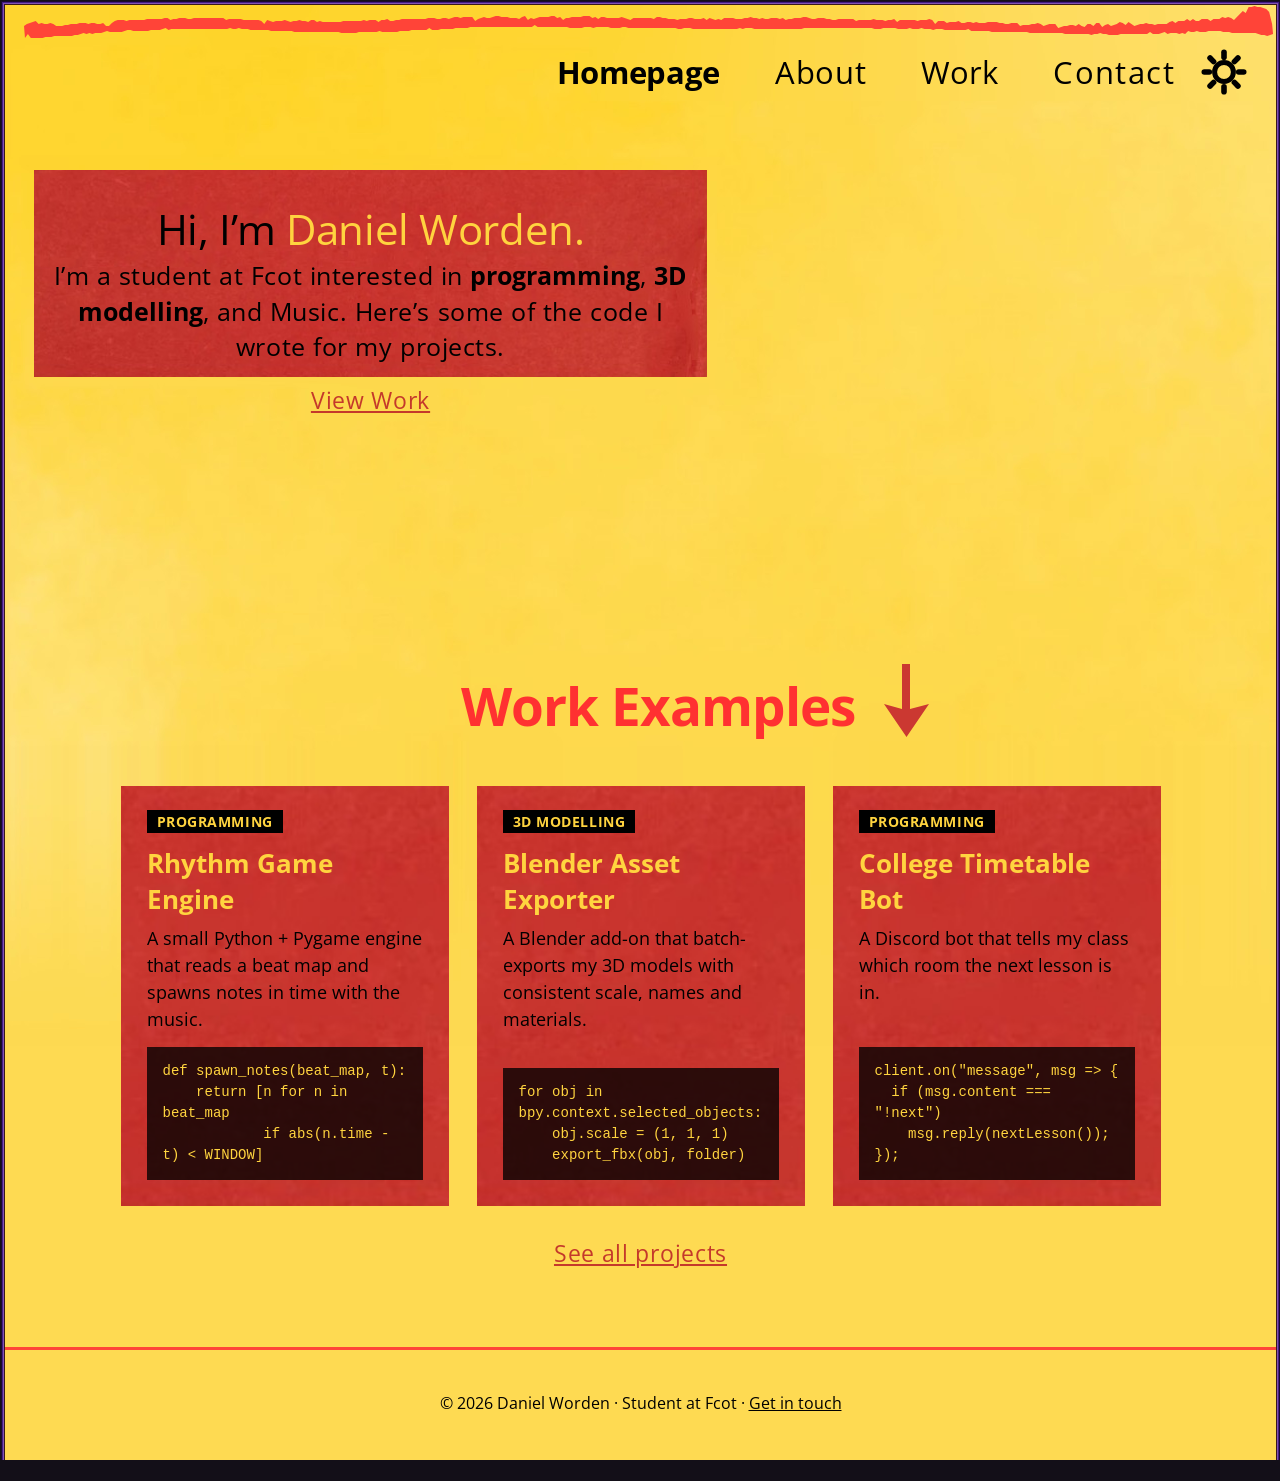
<file: index.html>
<!DOCTYPE html>
<html lang="en">
<head>
  <meta charset="utf-8">
  <meta name="viewport" content="width=device-width, initial-scale=1">
  <title>Daniel Worden — Homepage</title>
  <meta name="description" content="Portfolio of Daniel Worden, a student at Fcot interested in programming, 3D modelling and music.">
  <link rel="preconnect" href="https://fonts.googleapis.com">
  <link rel="preconnect" href="https://fonts.gstatic.com" crossorigin>
  <link href="https://fonts.googleapis.com/css2?family=Noto+Sans:wght@400;700;800&display=swap" rel="stylesheet">
  <link href="https://fonts.googleapis.com/css2?family=Open+Sans:wght@400;700;800&text=I&display=swap" rel="stylesheet">
  <link rel="stylesheet" href="css/styles.css">
</head>
<body>
  <div class="site">
    <header class="site-header">
      <img class="brush" src="images/brush.svg" alt="" width="1282" height="33">
      <nav class="nav" aria-label="Main">
        <a href="index.html" aria-current="page">Homepage</a>
        <a href="about.html">About</a>
        <a href="work.html">Work</a>
        <a href="contact.html">Contact</a>
        <button class="theme-toggle" type="button" aria-label="Switch to dark mode" aria-pressed="false"><svg class="sun" viewBox="0 0 46 46" aria-hidden="true" focusable="false"><g fill="none" stroke="currentColor" stroke-width="5.6" stroke-linecap="round"><line x1="23.00" y1="8.30" x2="23.00" y2="3.30"/><line x1="33.39" y1="12.61" x2="36.93" y2="9.07"/><line x1="37.70" y1="23.00" x2="42.70" y2="23.00"/><line x1="33.39" y1="33.39" x2="36.93" y2="36.93"/><line x1="23.00" y1="37.70" x2="23.00" y2="42.70"/><line x1="12.61" y1="33.39" x2="9.07" y2="36.93"/><line x1="8.30" y1="23.00" x2="3.30" y2="23.00"/><line x1="12.61" y1="12.61" x2="9.07" y2="9.07"/></g><circle cx="23" cy="23" r="9.4" fill="none" stroke="currentColor" stroke-width="5"/></svg><svg class="moon" viewBox="0 0 46 46" aria-hidden="true" focusable="false"><path fill="currentColor" d="M29.5 6.5a17 17 0 1 0 10 27.6A14 14 0 0 1 29.5 6.5z"/></svg></button>
      </nav>
    </header>

    <main>
      <section class="hero" aria-labelledby="hello">
        <div class="hero-card">
          <h1 id="hello">Hi, I’m <span>Daniel Worden.</span></h1>
          <p>I’m a student at Fcot interested in <b>programming</b>, <b>3D</b> <br><b>modelling</b>, and Music. Here’s some of the code I <br>wrote for my projects.</p>
        </div>
        <a class="text-link" href="work.html">View Work </a>
      </section>

      <section id="work-examples" aria-labelledby="work-examples-title">
        <div class="section-title">
          <h2 id="work-examples-title">Work Examples</h2>
          <svg class="arrow" viewBox="0 0 49 76" aria-hidden="true"><path fill="currentColor" d="M20 2H28V47L47 42L24.5 75L2 42L20 47Z"/></svg>
        </div>
        <div class="content">
          <div class="card-grid">
          <article class="card" data-category="programming">
            <span class="tag">Programming</span>
            <h3>Rhythm Game Engine</h3>
            <p>A small Python + Pygame engine that reads a beat map and spawns notes in time with the music.</p>
            <pre><code>def spawn_notes(beat_map, t):
    return [n for n in beat_map
            if abs(n.time - t) &lt; WINDOW]</code></pre>
          </article>
          <article class="card" data-category="3d">
            <span class="tag">3D Modelling</span>
            <h3>Blender Asset Exporter</h3>
            <p>A Blender add-on that batch-exports my 3D models with consistent scale, names and materials.</p>
            <pre><code>for obj in bpy.context.selected_objects:
    obj.scale = (1, 1, 1)
    export_fbx(obj, folder)</code></pre>
          </article>
          <article class="card" data-category="programming">
            <span class="tag">Programming</span>
            <h3>College Timetable Bot</h3>
            <p>A Discord bot that tells my class which room the next lesson is in.</p>
            <pre><code>client.on("message", msg =&gt; {
  if (msg.content === "!next")
    msg.reply(nextLesson());
});</code></pre>
          </article>
          </div>
          <p class="more"><a class="text-link" href="work.html">See all projects</a></p>
        </div>
      </section>
    </main>

    <footer class="site-footer">
      <p>&copy; <span data-year>2026</span> Daniel Worden &middot; Student at Fcot &middot; <a href="contact.html">Get in touch</a></p>
    </footer>
  </div>
  <script src="js/script.js"></script>
</body>
</html>
</file>
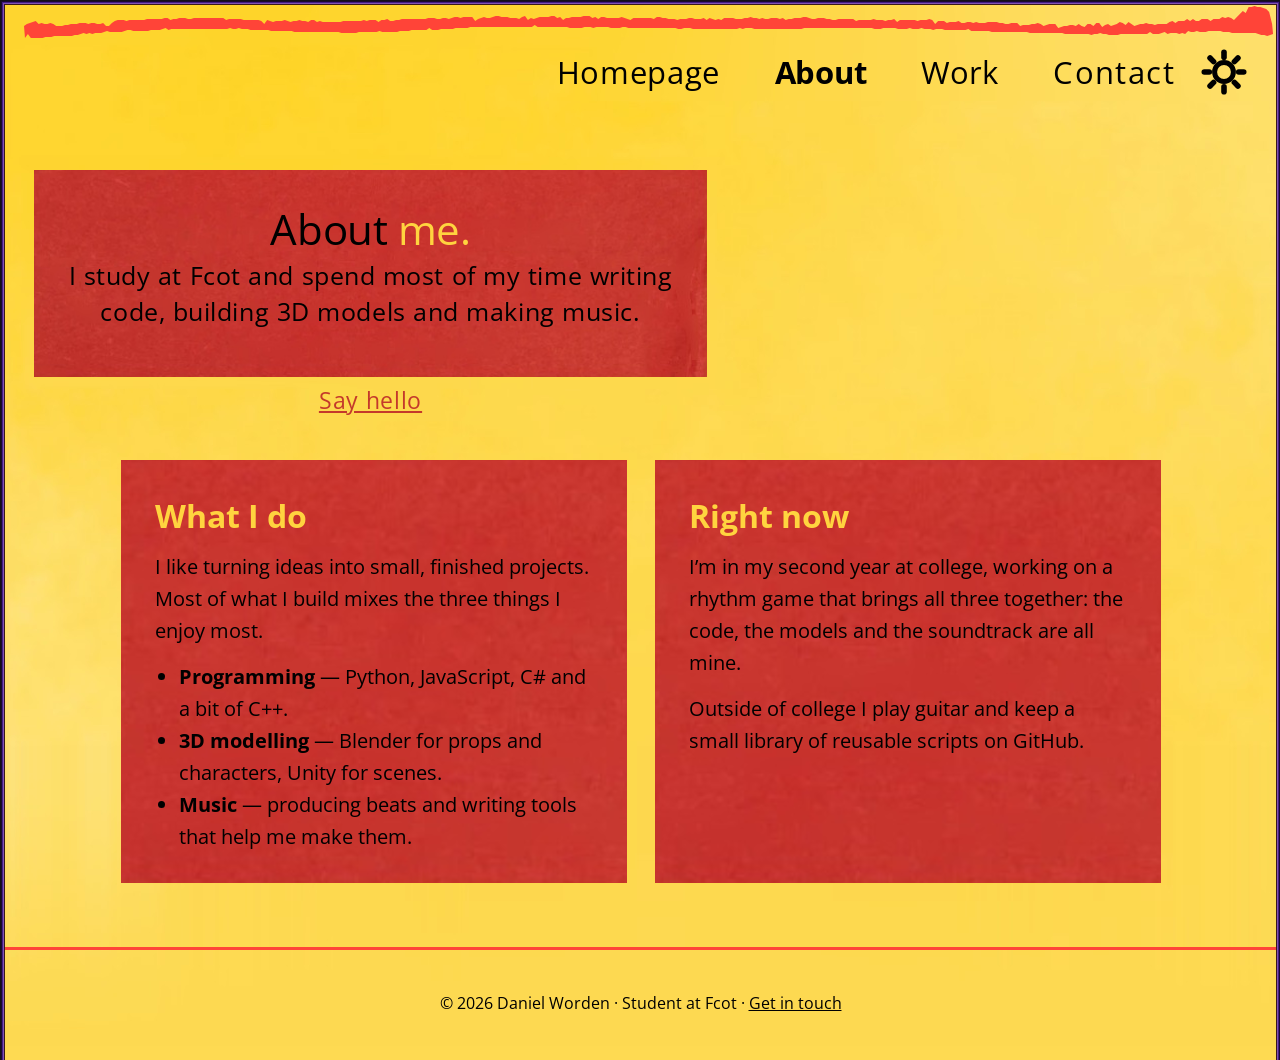
<file: about.html>
<!DOCTYPE html>
<html lang="en">
<head>
  <meta charset="utf-8">
  <meta name="viewport" content="width=device-width, initial-scale=1">
  <title>About — Daniel Worden</title>
  <meta name="description" content="About Daniel Worden.">
  <link rel="preconnect" href="https://fonts.googleapis.com">
  <link rel="preconnect" href="https://fonts.gstatic.com" crossorigin>
  <link href="https://fonts.googleapis.com/css2?family=Noto+Sans:wght@400;700;800&display=swap" rel="stylesheet">
  <link href="https://fonts.googleapis.com/css2?family=Open+Sans:wght@400;700;800&text=I&display=swap" rel="stylesheet">
  <link rel="stylesheet" href="css/styles.css">
</head>
<body>
  <div class="site">
    <header class="site-header">
      <img class="brush" src="images/brush.svg" alt="" width="1282" height="33">
      <nav class="nav" aria-label="Main">
        <a href="index.html">Homepage</a>
        <a href="about.html" aria-current="page">About</a>
        <a href="work.html">Work</a>
        <a href="contact.html">Contact</a>
        <button class="theme-toggle" type="button" aria-label="Switch to dark mode" aria-pressed="false"><svg class="sun" viewBox="0 0 46 46" aria-hidden="true" focusable="false"><g fill="none" stroke="currentColor" stroke-width="5.6" stroke-linecap="round"><line x1="23.00" y1="8.30" x2="23.00" y2="3.30"/><line x1="33.39" y1="12.61" x2="36.93" y2="9.07"/><line x1="37.70" y1="23.00" x2="42.70" y2="23.00"/><line x1="33.39" y1="33.39" x2="36.93" y2="36.93"/><line x1="23.00" y1="37.70" x2="23.00" y2="42.70"/><line x1="12.61" y1="33.39" x2="9.07" y2="36.93"/><line x1="8.30" y1="23.00" x2="3.30" y2="23.00"/><line x1="12.61" y1="12.61" x2="9.07" y2="9.07"/></g><circle cx="23" cy="23" r="9.4" fill="none" stroke="currentColor" stroke-width="5"/></svg><svg class="moon" viewBox="0 0 46 46" aria-hidden="true" focusable="false"><path fill="currentColor" d="M29.5 6.5a17 17 0 1 0 10 27.6A14 14 0 0 1 29.5 6.5z"/></svg></button>
      </nav>
    </header>

    <main>
      <section class="hero page-intro" aria-labelledby="about-title">
        <div class="hero-card">
          <h1 id="about-title">About <span>me.</span></h1>
          <p>I study at Fcot and spend most of my time writing <br>code, building 3D models and making music.</p>
        </div>
        <a class="text-link" href="contact.html">Say hello </a>
      </section>
      <div class="content">
        <div class="split">
          <div class="panel">
            <h2>What I do</h2>
            <p>I like turning ideas into small, finished projects. Most of what I build mixes the three things I enjoy most.</p>
            <ul>
              <li><b>Programming</b> &mdash; Python, JavaScript, C# and a bit of C++.</li>
              <li><b>3D modelling</b> &mdash; Blender for props and characters, Unity for scenes.</li>
              <li><b>Music</b> &mdash; producing beats and writing tools that help me make them.</li>
            </ul>
          </div>
          <div class="panel">
            <h2>Right now</h2>
            <p>I’m in my second year at college, working on a rhythm game that brings all three together: the code, the models and the soundtrack are all mine.</p>
            <p>Outside of college I play guitar and keep a small library of reusable scripts on GitHub.</p>
          </div>
        </div>
      </div>
    </main>

    <footer class="site-footer">
      <p>&copy; <span data-year>2026</span> Daniel Worden &middot; Student at Fcot &middot; <a href="contact.html">Get in touch</a></p>
    </footer>
  </div>
  <script src="js/script.js"></script>
</body>
</html>
</file>
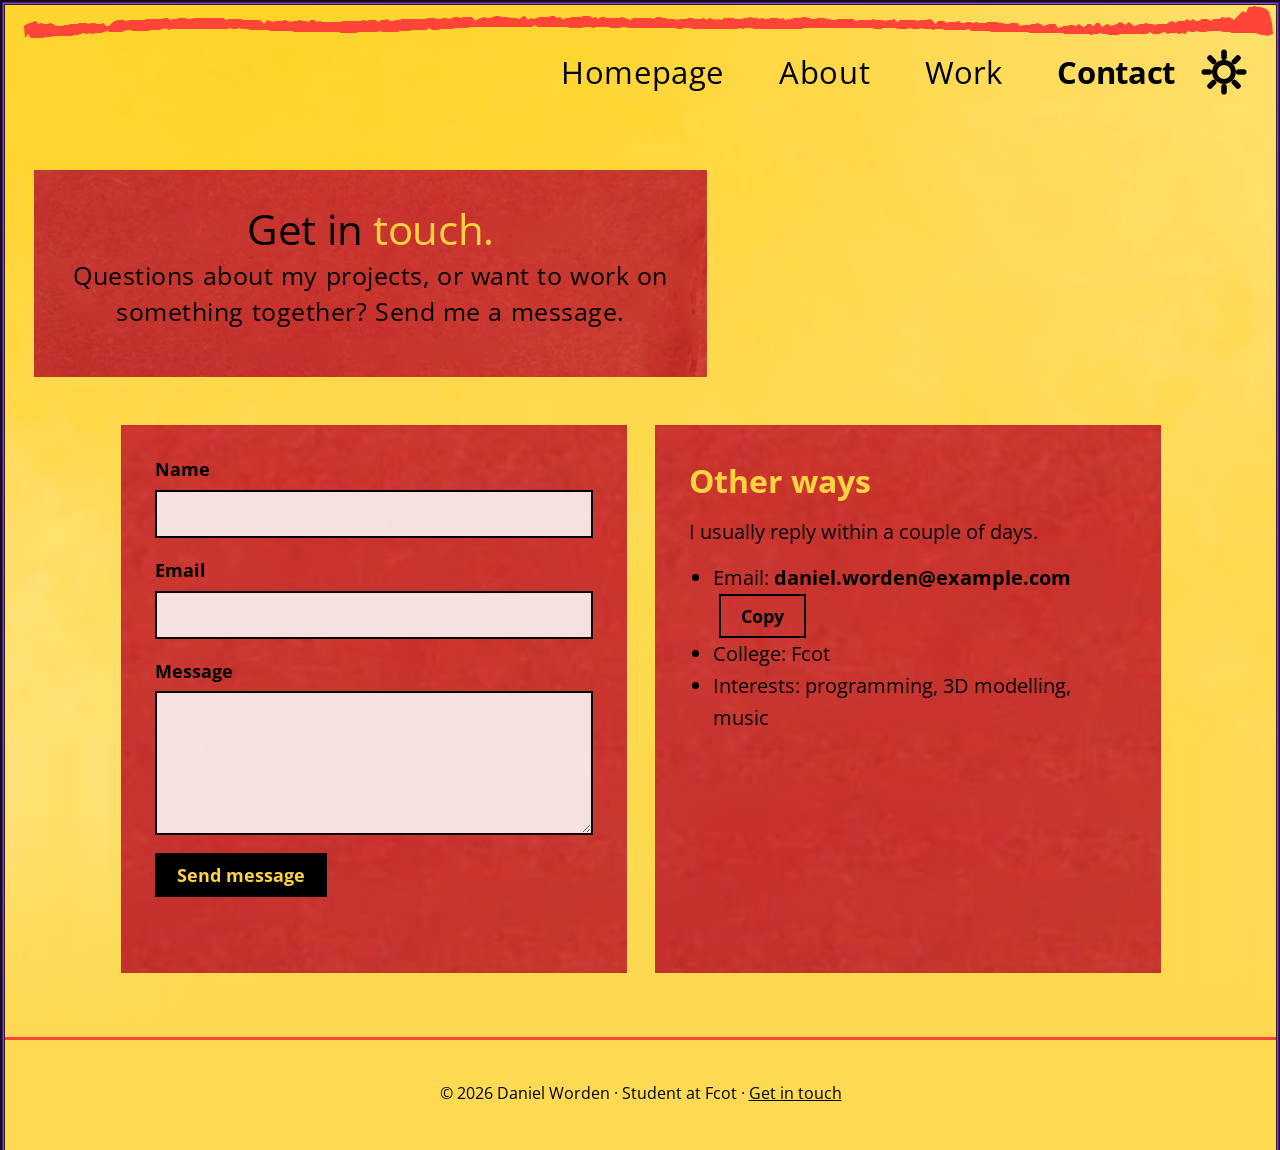
<file: contact.html>
<!DOCTYPE html>
<html lang="en">
<head>
  <meta charset="utf-8">
  <meta name="viewport" content="width=device-width, initial-scale=1">
  <title>Contact — Daniel Worden</title>
  <meta name="description" content="Contact Daniel Worden.">
  <link rel="preconnect" href="https://fonts.googleapis.com">
  <link rel="preconnect" href="https://fonts.gstatic.com" crossorigin>
  <link href="https://fonts.googleapis.com/css2?family=Noto+Sans:wght@400;700;800&display=swap" rel="stylesheet">
  <link href="https://fonts.googleapis.com/css2?family=Open+Sans:wght@400;700;800&text=I&display=swap" rel="stylesheet">
  <link rel="stylesheet" href="css/styles.css">
</head>
<body>
  <div class="site">
    <header class="site-header">
      <img class="brush" src="images/brush.svg" alt="" width="1282" height="33">
      <nav class="nav" aria-label="Main">
        <a href="index.html">Homepage</a>
        <a href="about.html">About</a>
        <a href="work.html">Work</a>
        <a href="contact.html" aria-current="page">Contact</a>
        <button class="theme-toggle" type="button" aria-label="Switch to dark mode" aria-pressed="false"><svg class="sun" viewBox="0 0 46 46" aria-hidden="true" focusable="false"><g fill="none" stroke="currentColor" stroke-width="5.6" stroke-linecap="round"><line x1="23.00" y1="8.30" x2="23.00" y2="3.30"/><line x1="33.39" y1="12.61" x2="36.93" y2="9.07"/><line x1="37.70" y1="23.00" x2="42.70" y2="23.00"/><line x1="33.39" y1="33.39" x2="36.93" y2="36.93"/><line x1="23.00" y1="37.70" x2="23.00" y2="42.70"/><line x1="12.61" y1="33.39" x2="9.07" y2="36.93"/><line x1="8.30" y1="23.00" x2="3.30" y2="23.00"/><line x1="12.61" y1="12.61" x2="9.07" y2="9.07"/></g><circle cx="23" cy="23" r="9.4" fill="none" stroke="currentColor" stroke-width="5"/></svg><svg class="moon" viewBox="0 0 46 46" aria-hidden="true" focusable="false"><path fill="currentColor" d="M29.5 6.5a17 17 0 1 0 10 27.6A14 14 0 0 1 29.5 6.5z"/></svg></button>
      </nav>
    </header>

    <main>
      <section class="hero page-intro" aria-labelledby="contact-title">
        <div class="hero-card">
          <h1 id="contact-title">Get in <span>touch.</span></h1>
          <p>Questions about my projects, or want to work on <br>something together? Send me a message.</p>
        </div>
      </section>
      <div class="content">
        <div class="split">
          <form class="panel" id="contact-form" novalidate>
            <div class="field"><label for="name">Name</label><input id="name" name="name" autocomplete="name" required></div>
            <div class="field"><label for="email">Email</label><input id="email" name="email" type="email" autocomplete="email" required></div>
            <div class="field"><label for="message">Message</label><textarea id="message" name="message" rows="5" required></textarea></div>
            <button class="btn btn-primary" type="submit">Send message</button>
            <p class="form-status" role="status" aria-live="polite"></p>
          </form>
          <div class="panel">
            <h2>Other ways</h2>
            <p>I usually reply within a couple of days.</p>
            <ul>
              <li>Email: <b>daniel.worden@example.com</b> <button class="btn btn-sm" type="button" data-copy="daniel.worden@example.com">Copy</button></li>
              <li>College: Fcot</li>
              <li>Interests: programming, 3D modelling, music</li>
            </ul>
          </div>
        </div>
      </div>
    </main>

    <footer class="site-footer">
      <p>&copy; <span data-year>2026</span> Daniel Worden &middot; Student at Fcot &middot; <a href="contact.html">Get in touch</a></p>
    </footer>
  </div>
  <script src="js/script.js"></script>
</body>
</html>
</file>
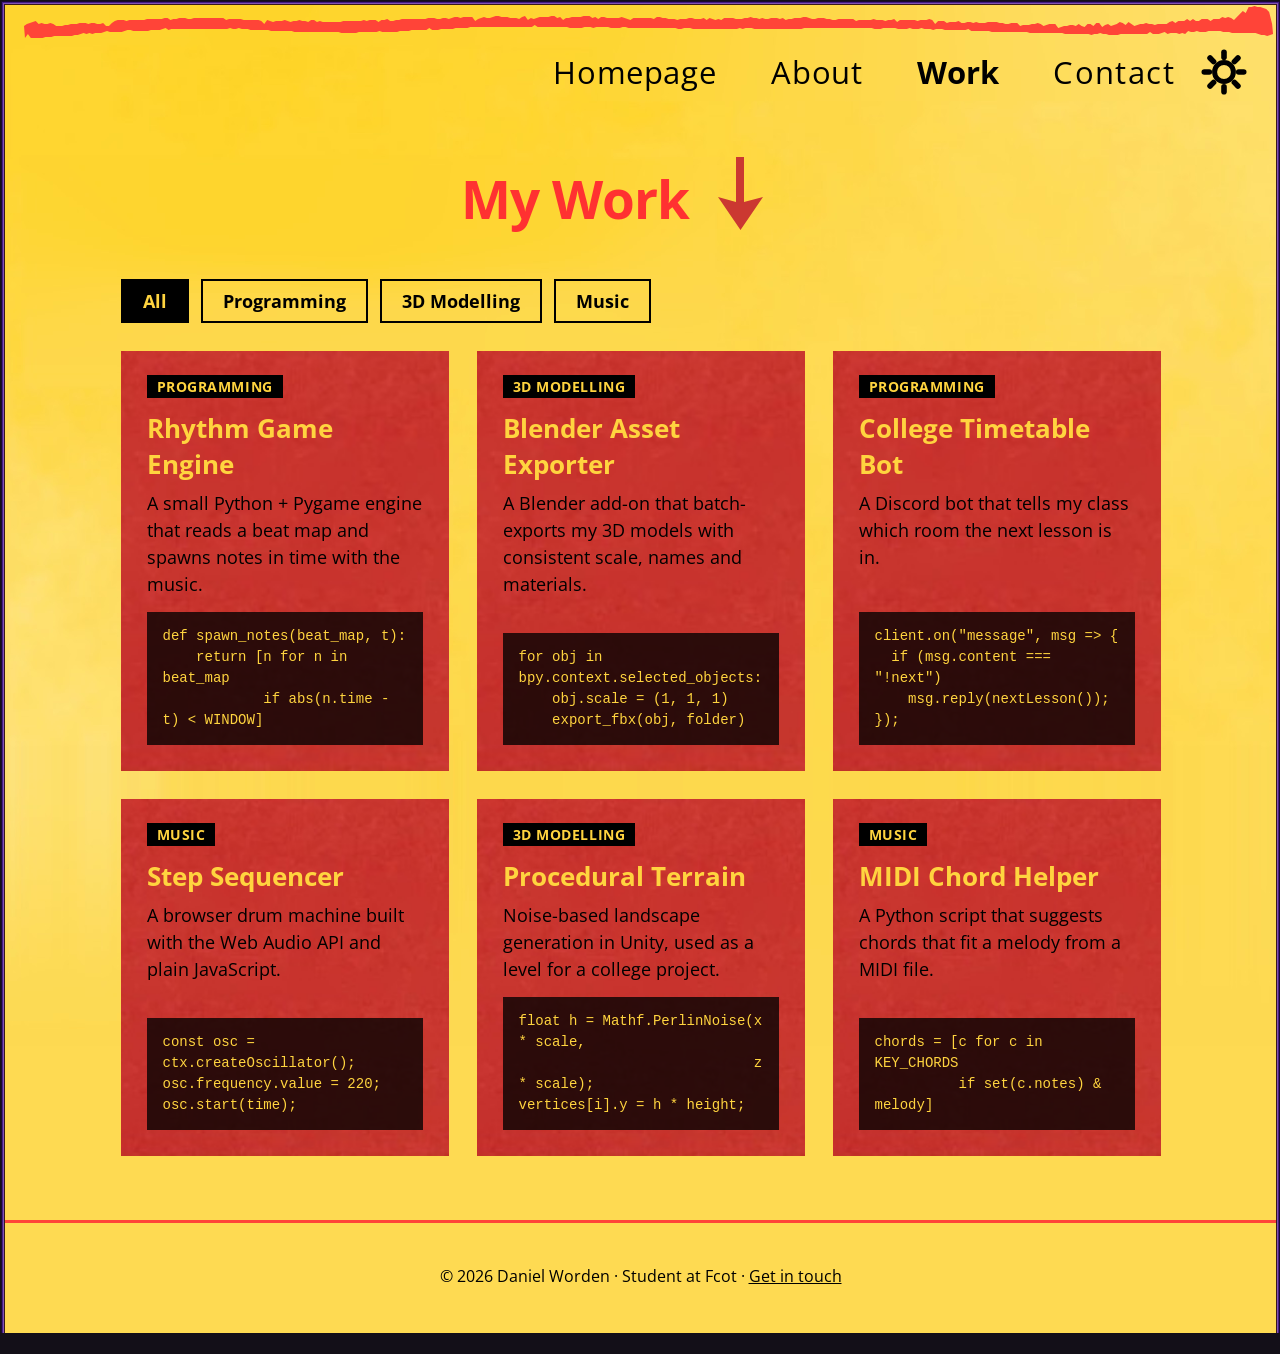
<file: work.html>
<!DOCTYPE html>
<html lang="en">
<head>
  <meta charset="utf-8">
  <meta name="viewport" content="width=device-width, initial-scale=1">
  <title>Work — Daniel Worden</title>
  <meta name="description" content="Code and projects by Daniel Worden.">
  <link rel="preconnect" href="https://fonts.googleapis.com">
  <link rel="preconnect" href="https://fonts.gstatic.com" crossorigin>
  <link href="https://fonts.googleapis.com/css2?family=Noto+Sans:wght@400;700;800&display=swap" rel="stylesheet">
  <link href="https://fonts.googleapis.com/css2?family=Open+Sans:wght@400;700;800&text=I&display=swap" rel="stylesheet">
  <link rel="stylesheet" href="css/styles.css">
</head>
<body>
  <div class="site">
    <header class="site-header">
      <img class="brush" src="images/brush.svg" alt="" width="1282" height="33">
      <nav class="nav" aria-label="Main">
        <a href="index.html">Homepage</a>
        <a href="about.html">About</a>
        <a href="work.html" aria-current="page">Work</a>
        <a href="contact.html">Contact</a>
        <button class="theme-toggle" type="button" aria-label="Switch to dark mode" aria-pressed="false"><svg class="sun" viewBox="0 0 46 46" aria-hidden="true" focusable="false"><g fill="none" stroke="currentColor" stroke-width="5.6" stroke-linecap="round"><line x1="23.00" y1="8.30" x2="23.00" y2="3.30"/><line x1="33.39" y1="12.61" x2="36.93" y2="9.07"/><line x1="37.70" y1="23.00" x2="42.70" y2="23.00"/><line x1="33.39" y1="33.39" x2="36.93" y2="36.93"/><line x1="23.00" y1="37.70" x2="23.00" y2="42.70"/><line x1="12.61" y1="33.39" x2="9.07" y2="36.93"/><line x1="8.30" y1="23.00" x2="3.30" y2="23.00"/><line x1="12.61" y1="12.61" x2="9.07" y2="9.07"/></g><circle cx="23" cy="23" r="9.4" fill="none" stroke="currentColor" stroke-width="5"/></svg><svg class="moon" viewBox="0 0 46 46" aria-hidden="true" focusable="false"><path fill="currentColor" d="M29.5 6.5a17 17 0 1 0 10 27.6A14 14 0 0 1 29.5 6.5z"/></svg></button>
      </nav>
    </header>

    <main>
      <section class="section-title section-title--page" aria-labelledby="work-title">
        <h1 id="work-title">My Work</h1>
        <svg class="arrow" viewBox="0 0 49 76" aria-hidden="true"><path fill="currentColor" d="M20 2H28V47L47 42L24.5 75L2 42L20 47Z"/></svg>
      </section>
      <div class="content">
        <div class="filters" role="group" aria-label="Filter projects">
          <button class="btn" type="button" data-filter="all" aria-pressed="true">All</button>
          <button class="btn" type="button" data-filter="programming" aria-pressed="false">Programming</button>
          <button class="btn" type="button" data-filter="3d" aria-pressed="false">3D Modelling</button>
          <button class="btn" type="button" data-filter="music" aria-pressed="false">Music</button>
        </div>
        <div class="card-grid">
          <article class="card" data-category="programming">
            <span class="tag">Programming</span>
            <h3>Rhythm Game Engine</h3>
            <p>A small Python + Pygame engine that reads a beat map and spawns notes in time with the music.</p>
            <pre><code>def spawn_notes(beat_map, t):
    return [n for n in beat_map
            if abs(n.time - t) &lt; WINDOW]</code></pre>
          </article>
          <article class="card" data-category="3d">
            <span class="tag">3D Modelling</span>
            <h3>Blender Asset Exporter</h3>
            <p>A Blender add-on that batch-exports my 3D models with consistent scale, names and materials.</p>
            <pre><code>for obj in bpy.context.selected_objects:
    obj.scale = (1, 1, 1)
    export_fbx(obj, folder)</code></pre>
          </article>
          <article class="card" data-category="programming">
            <span class="tag">Programming</span>
            <h3>College Timetable Bot</h3>
            <p>A Discord bot that tells my class which room the next lesson is in.</p>
            <pre><code>client.on("message", msg =&gt; {
  if (msg.content === "!next")
    msg.reply(nextLesson());
});</code></pre>
          </article>
          <article class="card" data-category="music">
            <span class="tag">Music</span>
            <h3>Step Sequencer</h3>
            <p>A browser drum machine built with the Web Audio API and plain JavaScript.</p>
            <pre><code>const osc = ctx.createOscillator();
osc.frequency.value = 220;
osc.start(time);</code></pre>
          </article>
          <article class="card" data-category="3d">
            <span class="tag">3D Modelling</span>
            <h3>Procedural Terrain</h3>
            <p>Noise-based landscape generation in Unity, used as a level for a college project.</p>
            <pre><code>float h = Mathf.PerlinNoise(x * scale,
                            z * scale);
vertices[i].y = h * height;</code></pre>
          </article>
          <article class="card" data-category="music">
            <span class="tag">Music</span>
            <h3>MIDI Chord Helper</h3>
            <p>A Python script that suggests chords that fit a melody from a MIDI file.</p>
            <pre><code>chords = [c for c in KEY_CHORDS
          if set(c.notes) &amp; melody]</code></pre>
          </article>
        </div>
      </div>
    </main>

    <footer class="site-footer">
      <p>&copy; <span data-year>2026</span> Daniel Worden &middot; Student at Fcot &middot; <a href="contact.html">Get in touch</a></p>
    </footer>
  </div>
  <script src="js/script.js"></script>
</body>
</html>
</file>
<file: css/styles.css>
/* ==========================================================================
   Daniel Worden — portfolio
   All measurements are taken from the 1329 x 746 reference screenshot.
   ========================================================================== */

:root {
  /* Colours (sampled from the screenshot) */
  --c-page: #feda52;            /* base yellow under the paper texture */
  --c-brush: #ff4438;           /* red brush stroke along the top */
  --c-ink: #000000;             /* nav + body copy */
  --c-box: #c8362e;             /* red paper panel */
  --c-name: #ffd43f;            /* "Daniel Worden." */
  --c-link: #c4392b;            /* "View Work" link */
  --c-heading: #ff3131;         /* "Work Examples" */
  --c-arrow: #cb3831;           /* down arrow */

  /* Window frame (outer → inner rings visible in the screenshot) */
  --c-frame-1: #38181c;
  --c-frame-2: #8154b1;
  --c-frame-3: #441d85;
  --c-frame-4: #190931;
  --c-frame-5: #130f18;

  /* Type */
  --font: "Open Sans", "Noto Sans", Arial, sans-serif; /* Open Sans is loaded for the glyph "I" only (sans-serif I like Canva Sans) */
  --fs-nav: 31px;
  --fs-hello: 42px;
  --fs-body: 25px;
  --lh-body: 35.5px;
  --fs-link: 23px;
  --fs-heading: 53px;
  --ls-body: 0.022em;

  /* Layout */
  --frame: 5px;
  --frame-right: 4px;
  --site-width: 1320px;
  --brush-left: 19px;
  --brush-width: 1282px;
  --brush-height: 33px;
  --nav-top: 11px;
  --nav-right: 29px;
  --nav-gap: 55px;
  --sun-gap: 26px;
  --sun-size: 46px;
  --hero-top: 75px;
  --hero-left: 29px;
  --hero-width: 673px;
  --hero-height: 207px;
  --hero-pad-top: 38px;
  --link-top: 12px;
  --heading-top: 267px;
  --heading-left: 476px;
  --arrow-gap: 27px;
}

/* ---------- Dark theme (sun toggle) ---------- */
:root[data-theme="dark"] {
  --c-page: #1d1a2b;
  --c-ink: #f6f0dc;
  --c-box: #8f241e;
  --c-heading: #ff5a4f;
  --c-arrow: #ff5a4f;
  --c-link: #ffd43f;
}

*,
*::before,
*::after { box-sizing: border-box; }

html { background: var(--c-frame-5); }

body {
  margin: 0;
  padding: var(--frame) var(--frame-right) 0 var(--frame);
  font-family: var(--font);
  color: var(--c-ink);
  background: var(--c-frame-5);
  overflow-x: hidden;
  -webkit-font-smoothing: antialiased;
}

.site {
  position: relative;
  max-width: var(--site-width);
  min-height: calc(100vh - var(--frame));
  margin: 0 auto;
  background: var(--c-page) url("../images/paper-yellow.jpg") top left / var(--site-width) auto no-repeat;
  box-shadow:
    0 0 0 1px var(--c-frame-1),
    0 0 0 2px var(--c-frame-2),
    0 0 0 3px var(--c-frame-3),
    0 0 0 4px var(--c-frame-4),
    0 0 0 5px var(--c-frame-5);
}

:root[data-theme="dark"] .site { background-image: none; }

/* ---------- Header ---------- */
.site-header { display: flex; flex-direction: column; }

.brush {
  display: block;
  width: var(--brush-width);
  max-width: calc(100% - var(--brush-left));
  height: var(--brush-height);
  margin-left: var(--brush-left);
}

.nav {
  display: flex;
  align-items: center;
  justify-content: flex-end;
  gap: var(--nav-gap);
  margin-top: var(--nav-top);
  padding-right: var(--nav-right);
}

.nav a {
  font-size: var(--fs-nav);
  line-height: 1;
  font-weight: 400;
  letter-spacing: var(--ls-nav, 0.02em);
  color: var(--c-ink);
  text-decoration: none;
  border-radius: 4px;
  transition: color .15s ease;
}

.nav a[href="work.html"] { --ls-nav: 0; }
.nav a[href="contact.html"] { --ls-nav: 0.045em; }
.nav a[aria-current="page"] { font-weight: 700; letter-spacing: -0.01em; }
.nav a:hover { color: var(--c-box); }
.nav a:active { color: var(--c-brush); }
.nav a:focus-visible,
.theme-toggle:focus-visible,
.btn:focus-visible,
.text-link:focus-visible,
.field input:focus-visible,
.field textarea:focus-visible { outline: 3px solid var(--c-brush); outline-offset: 3px; }

.theme-toggle {
  display: grid;
  place-items: center;
  width: var(--sun-size);
  height: var(--sun-size);
  margin-left: calc(var(--sun-gap) - var(--nav-gap));
  padding: 0;
  border: 0;
  border-radius: 50%;
  background: transparent;
  color: var(--c-ink);
  cursor: pointer;
  transition: transform .3s ease;
}
.theme-toggle:hover { transform: rotate(45deg); }
.theme-toggle:active { transform: rotate(45deg) scale(.9); }
.theme-toggle svg { display: block; width: 100%; height: 100%; }
.theme-toggle .moon { display: none; }
:root[data-theme="dark"] .theme-toggle .sun { display: none; }
:root[data-theme="dark"] .theme-toggle .moon { display: block; }

/* ---------- Hero ---------- */
.hero {
  display: flex;
  flex-direction: column;
  align-items: center;
  width: var(--hero-width);
  margin: var(--hero-top) 0 0 var(--hero-left);
}

.hero-card {
  width: var(--hero-width);
  min-height: var(--hero-height);
  padding: var(--hero-pad-top) 12px 0;
  background: var(--c-box) url("../images/paper-red.jpg") center / 100% 100% no-repeat;
  text-align: center;
}
:root[data-theme="dark"] .hero-card { background-image: none; }

.hero-card h1 {
  margin: 0;
  font-size: var(--fs-hello);
  line-height: 1;
  font-weight: 400;
  letter-spacing: -0.01em;
}
.hero-card h1 span { color: var(--c-name); }

.hero-card p {
  margin: 8px 0 0;
  font-size: var(--fs-body);
  line-height: var(--lh-body);
  letter-spacing: var(--ls-body);
}
.hero-card p b { font-weight: 700; letter-spacing: 0; }

.text-link {
  margin-top: var(--link-top);
  font-size: var(--fs-link);
  line-height: 1;
  letter-spacing: 0.03em;
  color: var(--c-link);
  text-decoration: underline;
  text-decoration-thickness: 2px;
  text-underline-offset: 2px;
  border-radius: 2px;
  transition: color .15s ease;
}
.text-link:hover { color: var(--c-brush); text-decoration-thickness: 3px; }
.text-link:active { color: var(--c-ink); }

/* ---------- "Work Examples" heading ---------- */
.section-title {
  display: flex;
  align-items: flex-start;
  gap: var(--arrow-gap);
  margin: var(--heading-top) 0 0 var(--heading-left);
}
.section-title h1,
.section-title h2 {
  margin: 0;
  font-size: var(--fs-heading);
  line-height: 1;
  font-weight: 700;
  letter-spacing: -0.019em;
  color: var(--c-heading);
}
.section-title .arrow { flex: none; width: 49px; height: 76px; color: var(--c-arrow); margin-top: var(--arrow-top, -17px); }

/* ---------- Content below the fold & inner pages ---------- */
.content {
  max-width: 1100px;
  margin: 48px auto 0;
  padding: 0 30px 64px;
}
.page-intro { margin: var(--hero-top) 0 0 var(--hero-left); }

.card-grid {
  display: grid;
  grid-template-columns: repeat(auto-fill, minmax(300px, 1fr));
  gap: 28px;
}

.card {
  display: flex;
  flex-direction: column;
  padding: 24px 26px 26px;
  background: var(--c-box) url("../images/paper-red.jpg") center / cover;
  color: var(--c-ink);
}
.card h3 { margin: 0 0 8px; font-size: 26px; font-weight: 700; color: var(--c-name); }
.card p { margin: 0 0 14px; font-size: 18px; line-height: 1.5; }
.card pre {
  margin: auto 0 0;
  padding: 14px 16px;
  overflow-x: auto;
  background: rgba(0, 0, 0, .78);
  color: #ffd43f;
  font: 14px/1.5 "Fira Code", Consolas, monospace;
  white-space: pre-wrap;
  overflow-wrap: anywhere;
}
.card .tag {
  align-self: flex-start;
  margin-bottom: 12px;
  padding: 2px 10px;
  background: var(--c-ink);
  color: var(--c-name);
  font-size: 14px;
  font-weight: 700;
  letter-spacing: .04em;
  text-transform: uppercase;
}

.panel {
  padding: 30px 34px;
  background: var(--c-box) url("../images/paper-red.jpg") center / cover;
  font-size: 20px;
  line-height: 1.6;
}
.panel h2 { margin: 0 0 10px; font-size: 32px; color: var(--c-name); }
.panel p { margin: 0 0 14px; }
.panel ul { margin: 0; padding-left: 1.2em; }

.split { display: grid; grid-template-columns: 1fr 1fr; gap: 28px; }

.section-title--page { --heading-top: 77px; }
.more { margin-top: 36px; text-align: center; }
.btn-sm { margin-left: 6px; padding: 2px 10px; font-size: 14px; }

.filters { display: flex; flex-wrap: wrap; gap: 12px; margin-bottom: 28px; }

.btn {
  padding: 8px 20px;
  border: 2px solid var(--c-ink);
  border-radius: 0;
  background: transparent;
  color: var(--c-ink);
  font: 700 18px var(--font);
  cursor: pointer;
  transition: background .15s ease, color .15s ease, transform .1s ease;
}
.btn:hover,
.btn[aria-pressed="true"] { background: var(--c-ink); color: var(--c-name); }
.btn:active { transform: translateY(1px); }
.btn-primary { background: var(--c-ink); color: var(--c-name); }
.btn-primary:hover { background: var(--c-heading); color: #000; border-color: var(--c-heading); }

.field { display: flex; flex-direction: column; gap: 6px; margin-bottom: 18px; }
.field label { font-weight: 700; font-size: 18px; }
.field input,
.field textarea {
  padding: 10px 12px;
  border: 2px solid #000;
  border-radius: 0;
  background: rgba(255, 255, 255, .85);
  font: 18px var(--font);
}
.form-status { min-height: 1.6em; margin: 12px 0 0; font-weight: 700; color: var(--c-name); }

.site-footer {
  padding: 26px 30px 30px;
  border-top: 3px solid var(--c-brush);
  text-align: center;
  font-size: 16px;
}
.site-footer a { color: var(--c-ink); }
.site-footer a:hover { color: var(--c-box); }

.is-hidden { display: none !important; }

/* ---------- Responsive (below the 1329px reference width) ---------- */
@media (max-width: 1328px) {
  .section-title { margin-left: max(24px, calc(var(--heading-left) - (1320px - 100vw) / 2)); }
}

@media (max-width: 900px) {
  :root { --nav-gap: 28px; --nav-right: 20px; --fs-nav: 24px; --sun-size: 38px; --sun-gap: 18px; }
  .hero { width: auto; margin: 70px 20px 0; }
  .hero-card { width: 100%; padding-bottom: 24px; min-height: 0; }
  .hero-card br { display: none; }
  .section-title { margin: 120px 20px 0; justify-content: center; }
  .page-intro { margin: 70px 20px 0; }
  .split { grid-template-columns: 1fr; }
}

@media (max-width: 600px) {
  :root { --fs-nav: 18px; --nav-gap: 16px; --fs-hello: 32px; --fs-body: 19px; --lh-body: 28px; --fs-heading: 36px; --sun-size: 30px; --sun-gap: 12px; }
  body { padding: 0; }
  .site { box-shadow: none; }
  .nav { justify-content: center; flex-wrap: wrap; padding: 0 16px; row-gap: 8px; }
  .hero { margin: 48px 16px 0; }
  .section-title { margin: 72px 16px 0; gap: 16px; }
  .section-title .arrow { width: 32px; height: 50px; --arrow-top: -8px; }
  .content { padding: 0 16px 48px; }
  .panel { padding: 22px 20px; }
}
</file>
